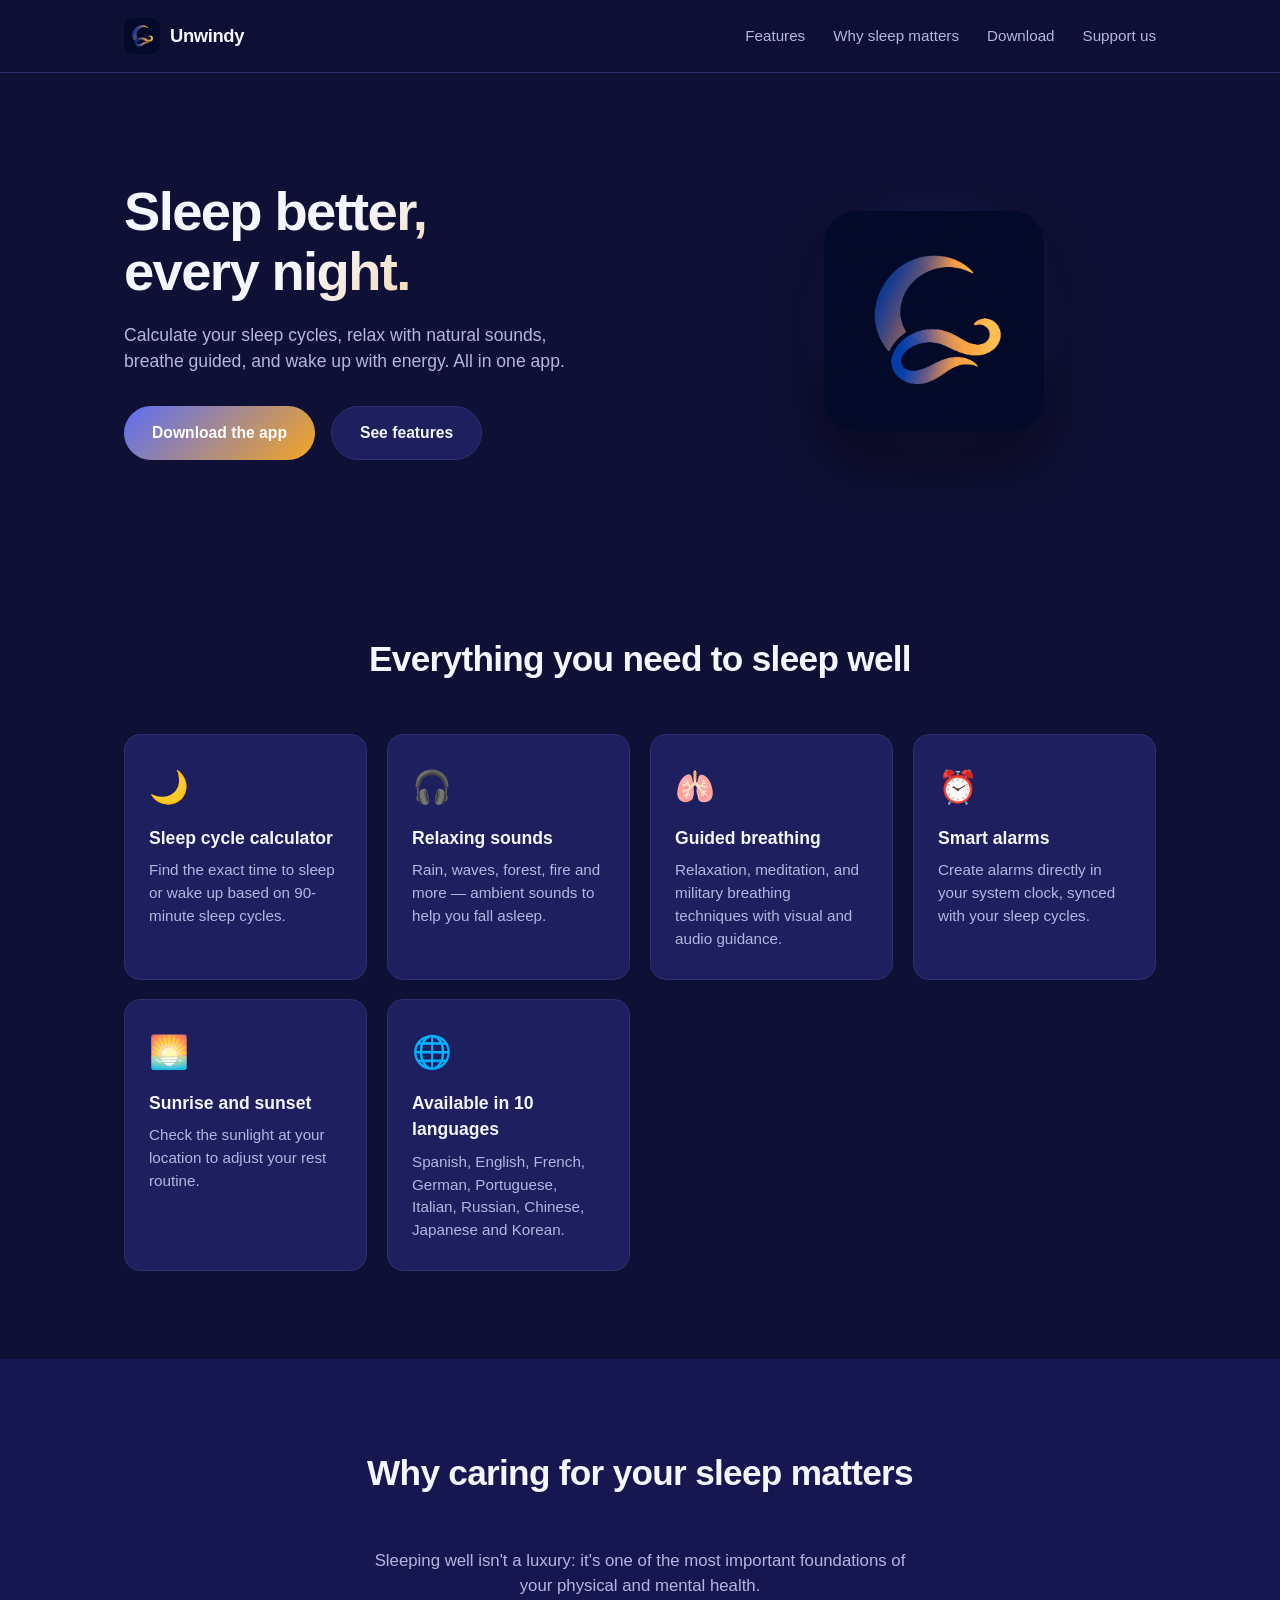
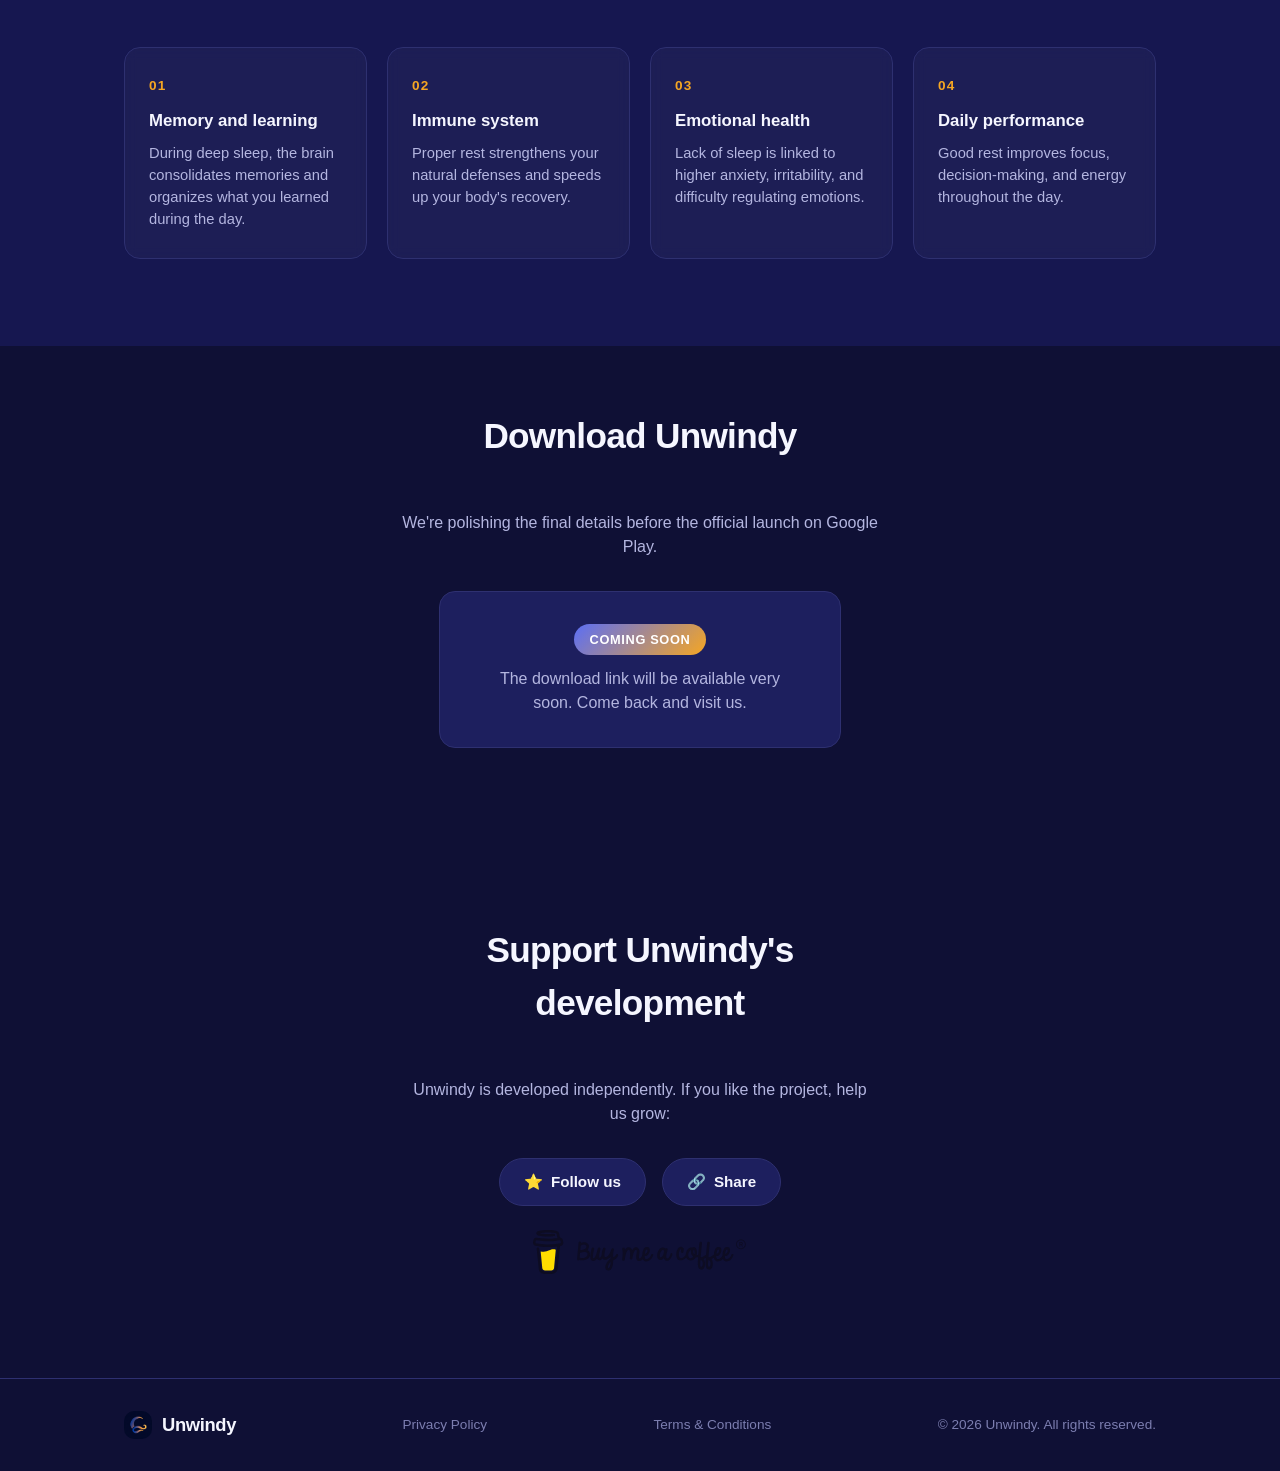
<file: index.html>
<!DOCTYPE html>
<html lang="es">
<head>
  <meta charset="UTF-8" />
  <meta name="viewport" content="width=device-width, initial-scale=1.0" />
  <title>Unwindy — Duerme mejor cada noche</title>
  <meta name="description" content="Unwindy: calculadora de ciclos de sueño, sonidos relajantes, respiración guiada y alarmas inteligentes. Próximamente en Google Play." />
  <link rel="icon" type="image/png" href="assets/logo.png" />
  <link rel="stylesheet" href="styles.css" />
</head>
<body>

  <header class="header">
    <div class="container header-inner">
      <div class="brand">
        <img src="assets/logo.png" alt="Unwindy" class="brand-logo" />
        <span class="brand-name">Unwindy</span>
      </div>
      <nav class="nav">
        <a href="#features" data-i18n="navFeatures">Funciones</a>
        <a href="#why-sleep" data-i18n="navWhySleep">Por qué dormir bien</a>
        <a href="#download" data-i18n="navDownload">Descargar</a>
        <a href="#support" data-i18n="navSupport">Apóyanos</a>
      </nav>
    </div>
  </header>

  <main>
    <section class="hero">
      <div class="container hero-inner">
        <div class="hero-text reveal">
          <h1 data-i18n="heroTitle">Duerme mejor,<br />cada noche.</h1>
          <p class="hero-subtitle" data-i18n="heroSubtitle">
            Calcula tus ciclos de sueño, relájate con sonidos naturales,
            respira guiado y despierta con energía. Todo en una sola app.
          </p>
          <div class="hero-actions">
            <a href="#download" class="btn btn-primary" data-i18n="heroBtnDownload">Descargar la app</a>
            <a href="#features" class="btn btn-secondary" data-i18n="heroBtnFeatures">Ver funciones</a>
          </div>
        </div>
        <div class="hero-art reveal" aria-hidden="true">
          <div class="moon-glow"></div>
          <img src="assets/logo.png" alt="" class="hero-logo float" />
        </div>
      </div>
    </section>

    <section id="features" class="features">
      <div class="container">
        <h2 class="section-title reveal" data-i18n="featuresTitle">Todo lo que necesitas para dormir bien</h2>
        <div class="features-grid">
          <article class="feature-card reveal">
            <div class="feature-icon">🌙</div>
            <h3 data-i18n="featureCyclesTitle">Calculadora de ciclos</h3>
            <p data-i18n="featureCyclesText">Descubre la hora exacta para dormir o despertar según ciclos de sueño de 90 minutos.</p>
          </article>
          <article class="feature-card reveal">
            <div class="feature-icon">🎧</div>
            <h3 data-i18n="featureSoundsTitle">Sonidos relajantes</h3>
            <p data-i18n="featureSoundsText">Lluvia, olas, bosque, fuego y más — sonidos ambientales para conciliar el sueño.</p>
          </article>
          <article class="feature-card reveal">
            <div class="feature-icon">🫁</div>
            <h3 data-i18n="featureBreathTitle">Respiración guiada</h3>
            <p data-i18n="featureBreathText">Técnicas de relajación, meditación y respiración militar con guía visual y sonora.</p>
          </article>
          <article class="feature-card reveal">
            <div class="feature-icon">⏰</div>
            <h3 data-i18n="featureAlarmsTitle">Alarmas inteligentes</h3>
            <p data-i18n="featureAlarmsText">Crea alarmas directamente en el reloj de tu sistema, sincronizadas con tus ciclos.</p>
          </article>
          <article class="feature-card reveal">
            <div class="feature-icon">🌅</div>
            <h3 data-i18n="featureSunTitle">Amanecer y atardecer</h3>
            <p data-i18n="featureSunText">Consulta la luz solar de tu ubicación para ajustar tu rutina de descanso.</p>
          </article>
          <article class="feature-card reveal">
            <div class="feature-icon">🌐</div>
            <h3 data-i18n="featureLangTitle">Disponible en 10 idiomas</h3>
            <p data-i18n="featureLangText">Español, inglés, francés, alemán, portugués, italiano, ruso, chino, japonés y coreano.</p>
          </article>
        </div>
      </div>
    </section>

    <section id="why-sleep" class="why-sleep">
      <div class="container">
        <h2 class="section-title reveal" data-i18n="whyTitle">Por qué cuidar tu sueño importa</h2>
        <p class="why-intro reveal" data-i18n="whyIntro">
          Dormir bien no es un lujo: es una de las bases más importantes de tu salud física y mental.
        </p>
        <div class="why-grid">
          <article class="why-card reveal">
            <span class="why-number">01</span>
            <h3 data-i18n="whyItem1Title">Memoria y aprendizaje</h3>
            <p data-i18n="whyItem1Text">Durante el sueño profundo, el cerebro consolida recuerdos y organiza lo aprendido durante el día.</p>
          </article>
          <article class="why-card reveal">
            <span class="why-number">02</span>
            <h3 data-i18n="whyItem2Title">Sistema inmune</h3>
            <p data-i18n="whyItem2Text">El descanso adecuado fortalece tus defensas naturales y acelera la recuperación del cuerpo.</p>
          </article>
          <article class="why-card reveal">
            <span class="why-number">03</span>
            <h3 data-i18n="whyItem3Title">Salud emocional</h3>
            <p data-i18n="whyItem3Text">La falta de sueño se asocia con mayor ansiedad, irritabilidad y dificultad para regular emociones.</p>
          </article>
          <article class="why-card reveal">
            <span class="why-number">04</span>
            <h3 data-i18n="whyItem4Title">Rendimiento diario</h3>
            <p data-i18n="whyItem4Text">Un buen descanso mejora la concentración, la toma de decisiones y la energía a lo largo del día.</p>
          </article>
        </div>
      </div>
    </section>

    <section id="download" class="download">
      <div class="container download-inner">
        <h2 class="section-title reveal" data-i18n="downloadTitle">Descarga Unwindy</h2>
        <p class="download-note reveal" data-i18n="downloadNote">
          Estamos afinando los últimos detalles antes del lanzamiento oficial en Google Play.
        </p>
        <div class="download-card reveal">
          <span class="download-badge" data-i18n="downloadBadge">Próximamente</span>
          <p data-i18n="downloadCardText">El enlace de descarga estará disponible muy pronto. Vuelve a visitarnos.</p>
        </div>
      </div>
    </section>

    <section id="support" class="support">
      <div class="container support-inner reveal">
        <h2 class="section-title" data-i18n="supportTitle">Apoya el desarrollo de Unwindy</h2>
        <p class="support-text" data-i18n="supportText">Unwindy es desarrollado de forma independiente. Si te gusta el proyecto, ayúdanos a crecer:</p>
        <div class="support-actions">
          <a href="https://github.com/Kuantis" target="_blank" rel="noopener" class="support-btn">
            <span class="support-btn-icon">⭐</span>
            <span data-i18n="supportFollow">Síguenos</span>
          </a>
          <button type="button" class="support-btn" id="share-btn">
            <span class="support-btn-icon">🔗</span>
            <span data-i18n="supportShare">Compartir</span>
          </button>
        </div>
        <a
          href="https://www.buymeacoffee.com/kuantis.dev"
          target="_blank"
          rel="noopener"
          class="bmc-link"
        >
          <img src="assets/bmc-logo.svg" alt="Buy Me a Coffee" class="bmc-logo" />
        </a>
      </div>
    </section>
  </main>

  <footer class="footer">
    <div class="container footer-inner">
      <div class="brand">
        <img src="assets/logo.png" alt="Unwindy" class="brand-logo brand-logo-small" />
        <span class="brand-name">Unwindy</span>
      </div>
      <a href="privacy.html" class="footer-link">Privacy Policy</a>
      <a href="terms.html" class="footer-link">Terms &amp; Conditions</a>
      <p class="footer-copy">&copy; <span id="year"></span> Unwindy. <span data-i18n="footerRights">Todos los derechos reservados.</span></p>
    </div>
  </footer>

  <script src="translations.js"></script>
  <script src="script.js"></script>
</body>
</html>
</file>
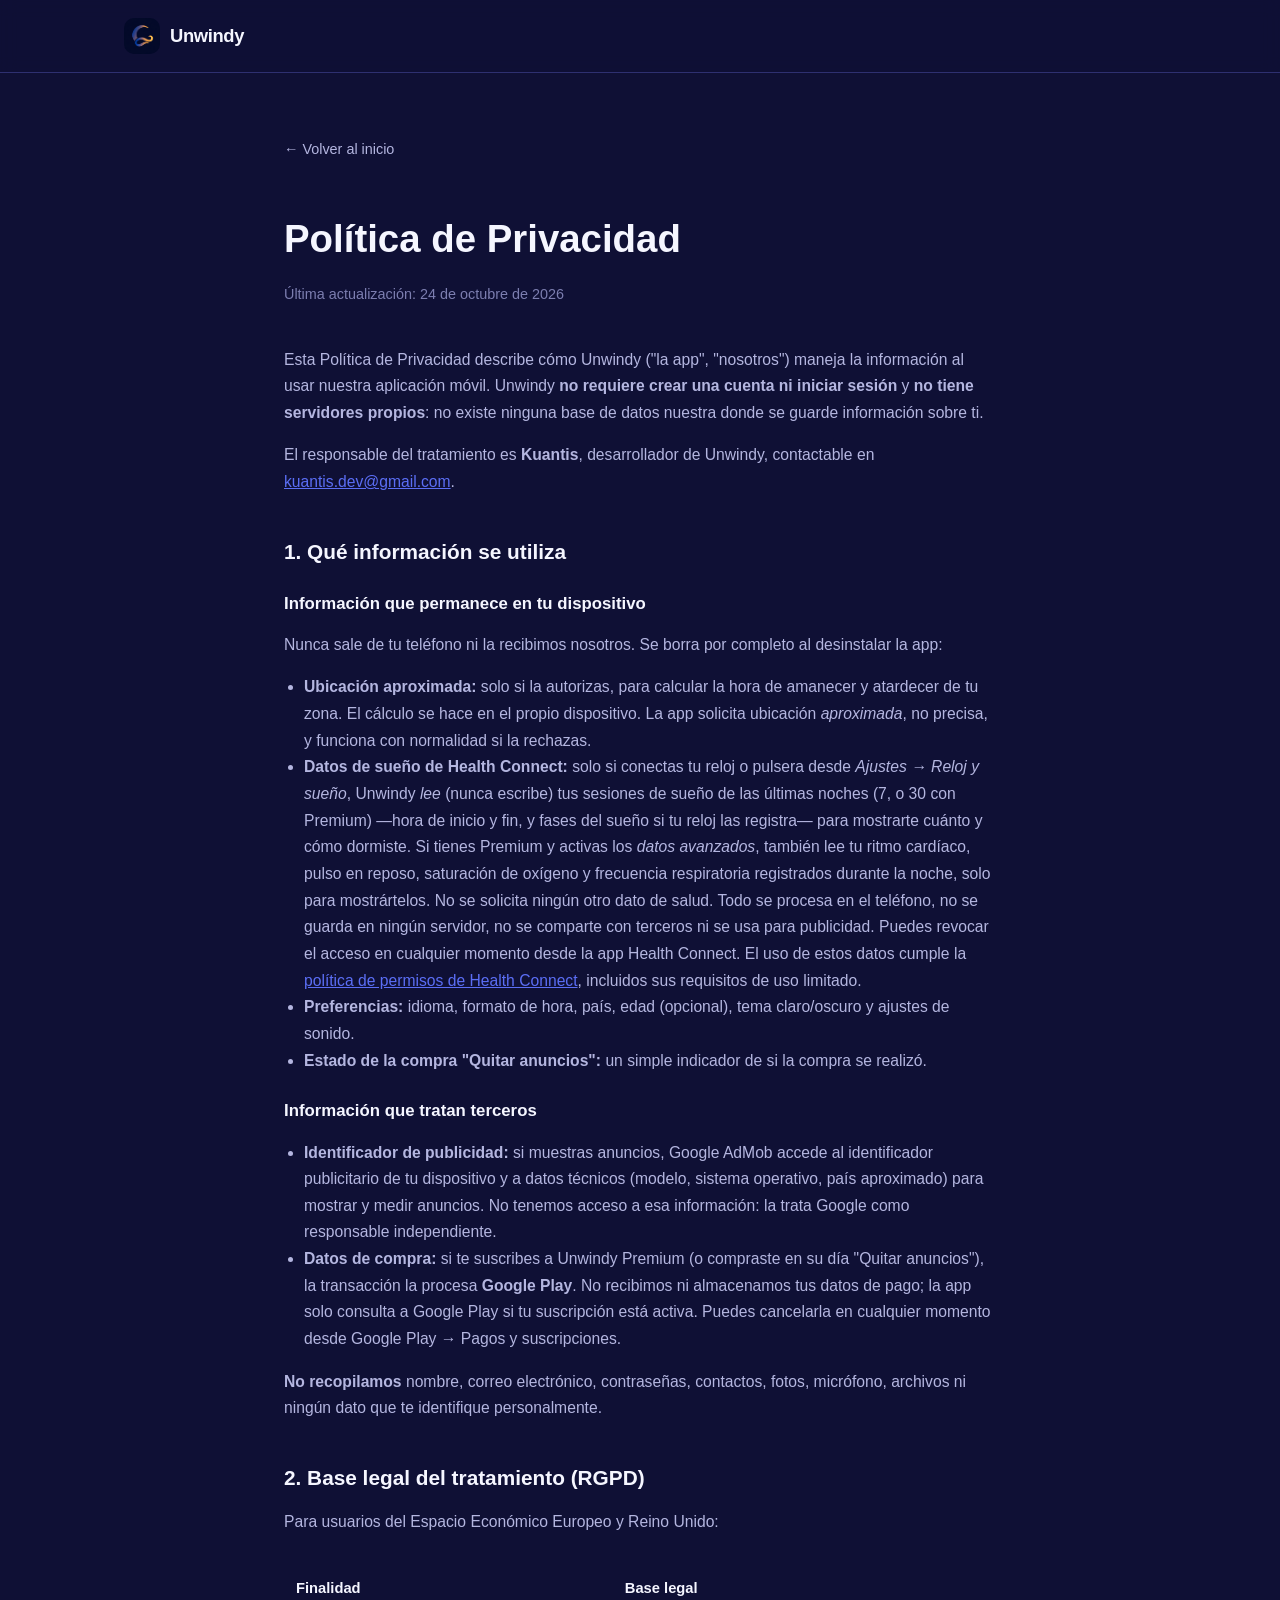
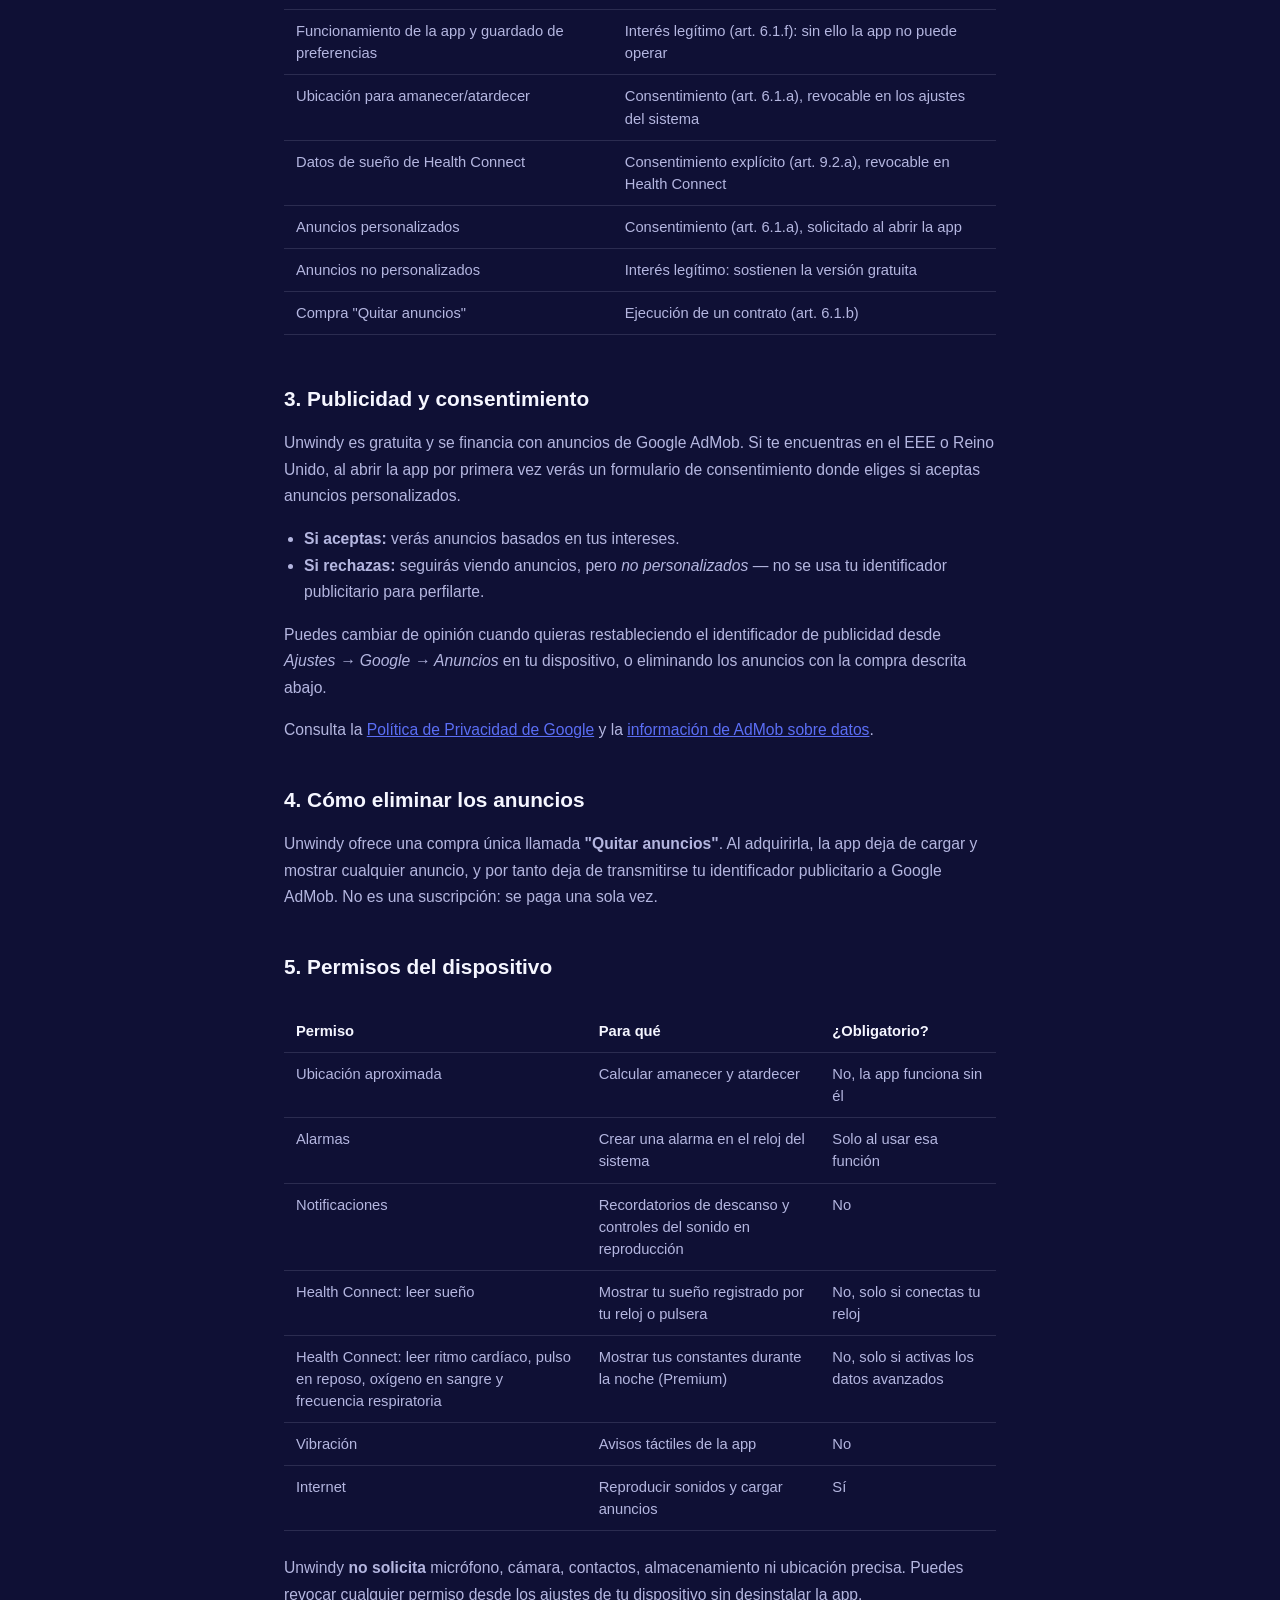
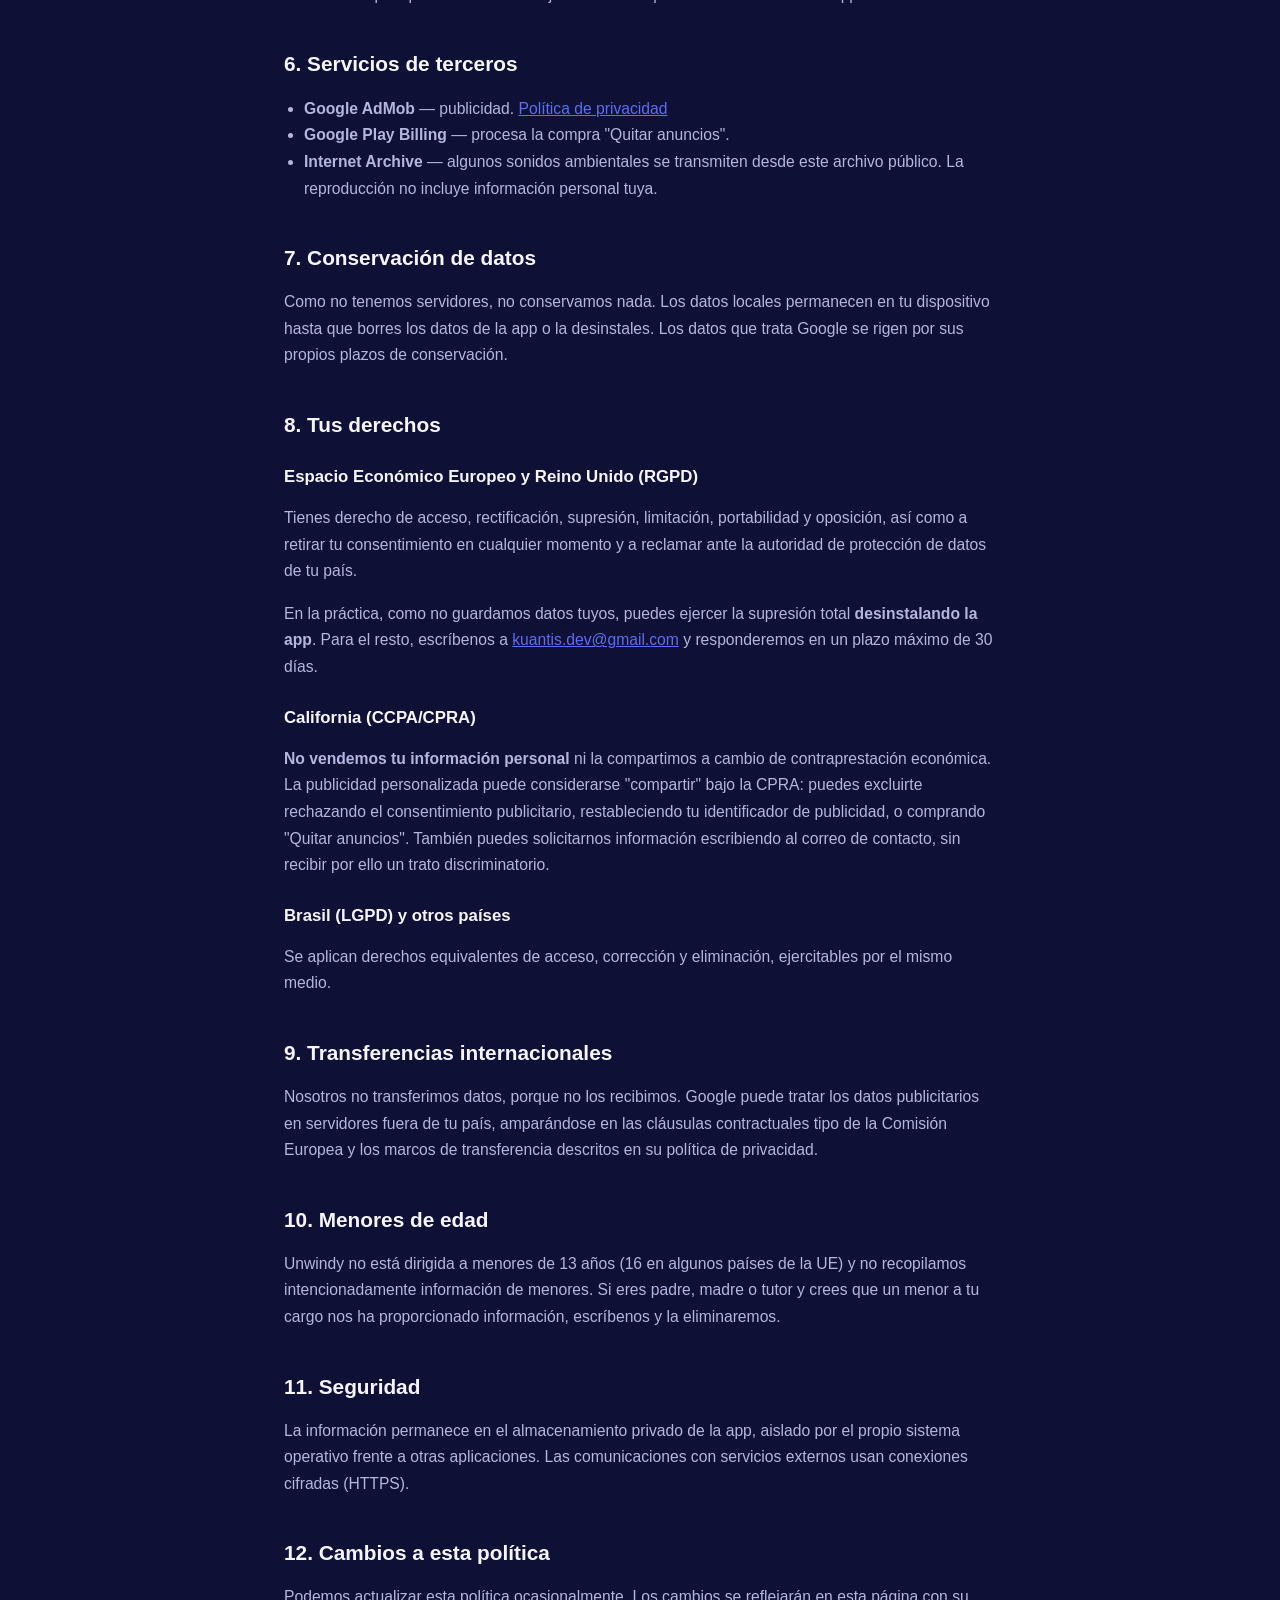
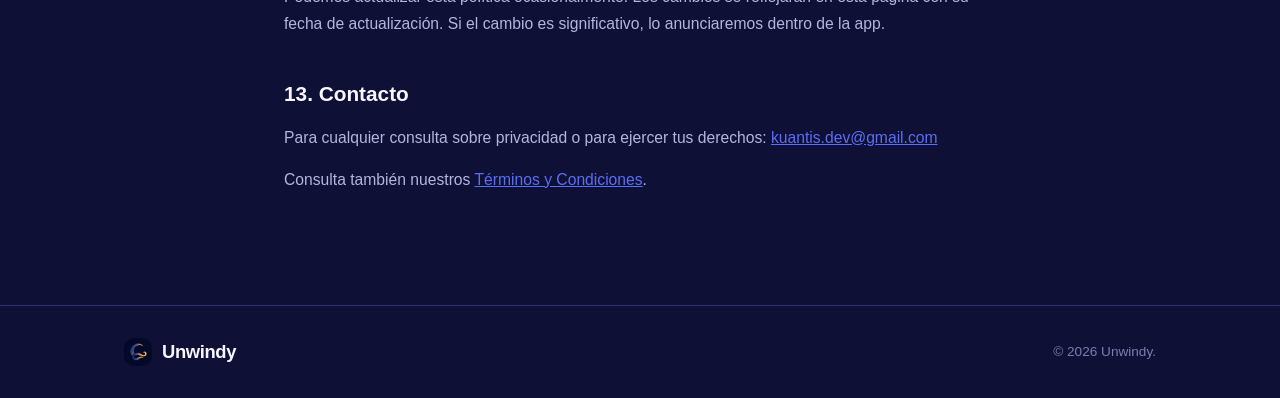
<file: privacy.html>
<!DOCTYPE html>
<html lang="es">
<head>
  <meta charset="UTF-8" />
  <meta name="viewport" content="width=device-width, initial-scale=1.0" />
  <title>Política de Privacidad — Unwindy</title>
  <meta name="description" content="Política de privacidad de la app Unwindy." />
  <link rel="icon" type="image/png" href="assets/logo.png" />
  <link rel="stylesheet" href="styles.css" />
  <style>
    .legal {
      max-width: 760px;
      margin: 0 auto;
      padding: 64px 24px 96px;
    }
    .legal h1 {
      font-size: clamp(1.8rem, 4vw, 2.4rem);
      margin-bottom: 8px;
    }
    .legal .updated {
      color: var(--text-muted);
      font-size: 0.9rem;
      margin-bottom: 40px;
    }
    .legal h2 {
      font-size: 1.3rem;
      margin-top: 40px;
      margin-bottom: 12px;
      color: var(--text-primary);
    }
    .legal h3 {
      font-size: 1.05rem;
      margin-top: 24px;
      margin-bottom: 8px;
      color: var(--text-primary);
    }
    .legal p, .legal li {
      color: var(--text-secondary);
      font-size: 0.98rem;
      line-height: 1.7;
    }
    .legal ul {
      padding-left: 20px;
    }
    .legal a.inline-link {
      color: var(--accent-blue);
      text-decoration: underline;
    }
    .back-link {
      display: inline-block;
      margin-bottom: 24px;
      color: var(--text-secondary);
      font-size: 0.9rem;
    }
    .back-link:hover {
      color: var(--text-primary);
    }
    .legal table {
      width: 100%;
      border-collapse: collapse;
      margin: 16px 0 8px;
      font-size: 0.92rem;
    }
    .legal th, .legal td {
      text-align: left;
      padding: 10px 12px;
      border-bottom: 1px solid rgba(128, 128, 160, 0.25);
      color: var(--text-secondary);
      vertical-align: top;
    }
    .legal th {
      color: var(--text-primary);
      font-weight: 600;
    }
    .legal .table-wrap {
      overflow-x: auto;
    }
  </style>
</head>
<body>

  <header class="header">
    <div class="container header-inner">
      <a href="index.html" class="brand">
        <img src="assets/logo.png" alt="Unwindy" class="brand-logo" />
        <span class="brand-name">Unwindy</span>
      </a>
    </div>
  </header>

  <main>
    <div class="legal">
      <a href="index.html" class="back-link">← Volver al inicio</a>
      <h1>Política de Privacidad</h1>
      <p class="updated">Última actualización: 24 de octubre de 2026</p>

      <p>
        Esta Política de Privacidad describe cómo Unwindy ("la app", "nosotros")
        maneja la información al usar nuestra aplicación móvil. Unwindy
        <strong>no requiere crear una cuenta ni iniciar sesión</strong> y
        <strong>no tiene servidores propios</strong>: no existe ninguna base de
        datos nuestra donde se guarde información sobre ti.
      </p>
      <p>
        El responsable del tratamiento es <strong>Kuantis</strong>, desarrollador
        de Unwindy, contactable en
        <a class="inline-link" href="mailto:kuantis.dev@gmail.com">kuantis.dev@gmail.com</a>.
      </p>

      <h2>1. Qué información se utiliza</h2>

      <h3>Información que permanece en tu dispositivo</h3>
      <p>
        Nunca sale de tu teléfono ni la recibimos nosotros. Se borra por completo
        al desinstalar la app:
      </p>
      <ul>
        <li>
          <strong>Ubicación aproximada:</strong> solo si la autorizas, para
          calcular la hora de amanecer y atardecer de tu zona. El cálculo se hace
          en el propio dispositivo. La app solicita ubicación
          <em>aproximada</em>, no precisa, y funciona con normalidad si la
          rechazas.
        </li>
        <li>
          <strong>Datos de sueño de Health Connect:</strong> solo si conectas tu
          reloj o pulsera desde <em>Ajustes → Reloj y sueño</em>, Unwindy
          <em>lee</em> (nunca escribe) tus sesiones de sueño de las últimas
          noches (7, o 30 con Premium) —hora de inicio y fin, y fases del sueño
          si tu reloj las registra— para mostrarte cuánto y cómo dormiste. Si
          tienes Premium y activas los <em>datos avanzados</em>, también lee tu
          ritmo cardíaco, pulso en reposo, saturación de oxígeno y frecuencia
          respiratoria registrados durante la noche, solo para mostrártelos. No
          se solicita ningún otro dato de salud. Todo se procesa en el teléfono,
          no se guarda en ningún servidor, no se comparte con terceros ni se usa
          para publicidad. Puedes revocar el acceso en cualquier momento desde la app
          Health Connect. El uso de estos datos cumple la
          <a class="inline-link" href="https://support.google.com/googleplay/android-developer/answer/12991134" target="_blank" rel="noopener">política de permisos de Health Connect</a>,
          incluidos sus requisitos de uso limitado.
        </li>
        <li>
          <strong>Preferencias:</strong> idioma, formato de hora, país, edad
          (opcional), tema claro/oscuro y ajustes de sonido.
        </li>
        <li>
          <strong>Estado de la compra "Quitar anuncios":</strong> un simple
          indicador de si la compra se realizó.
        </li>
      </ul>

      <h3>Información que tratan terceros</h3>
      <ul>
        <li>
          <strong>Identificador de publicidad:</strong> si muestras anuncios,
          Google AdMob accede al identificador publicitario de tu dispositivo y a
          datos técnicos (modelo, sistema operativo, país aproximado) para
          mostrar y medir anuncios. No tenemos acceso a esa información: la trata
          Google como responsable independiente.
        </li>
        <li>
          <strong>Datos de compra:</strong> si te suscribes a Unwindy Premium
          (o compraste en su día "Quitar anuncios"), la transacción la procesa
          <strong>Google Play</strong>. No recibimos ni almacenamos tus datos de
          pago; la app solo consulta a Google Play si tu suscripción está activa.
          Puedes cancelarla en cualquier momento desde Google Play →
          Pagos y suscripciones.
        </li>
      </ul>

      <p>
        <strong>No recopilamos</strong> nombre, correo electrónico, contraseñas,
        contactos, fotos, micrófono, archivos ni ningún dato que te identifique
        personalmente.
      </p>

      <h2>2. Base legal del tratamiento (RGPD)</h2>
      <p>Para usuarios del Espacio Económico Europeo y Reino Unido:</p>
      <div class="table-wrap">
        <table>
          <thead>
            <tr><th>Finalidad</th><th>Base legal</th></tr>
          </thead>
          <tbody>
            <tr>
              <td>Funcionamiento de la app y guardado de preferencias</td>
              <td>Interés legítimo (art. 6.1.f): sin ello la app no puede operar</td>
            </tr>
            <tr>
              <td>Ubicación para amanecer/atardecer</td>
              <td>Consentimiento (art. 6.1.a), revocable en los ajustes del sistema</td>
            </tr>
            <tr>
              <td>Datos de sueño de Health Connect</td>
              <td>Consentimiento explícito (art. 9.2.a), revocable en Health Connect</td>
            </tr>
            <tr>
              <td>Anuncios personalizados</td>
              <td>Consentimiento (art. 6.1.a), solicitado al abrir la app</td>
            </tr>
            <tr>
              <td>Anuncios no personalizados</td>
              <td>Interés legítimo: sostienen la versión gratuita</td>
            </tr>
            <tr>
              <td>Compra "Quitar anuncios"</td>
              <td>Ejecución de un contrato (art. 6.1.b)</td>
            </tr>
          </tbody>
        </table>
      </div>

      <h2>3. Publicidad y consentimiento</h2>
      <p>
        Unwindy es gratuita y se financia con anuncios de Google AdMob. Si te
        encuentras en el EEE o Reino Unido, al abrir la app por primera vez verás
        un formulario de consentimiento donde eliges si aceptas anuncios
        personalizados.
      </p>
      <ul>
        <li><strong>Si aceptas:</strong> verás anuncios basados en tus intereses.</li>
        <li>
          <strong>Si rechazas:</strong> seguirás viendo anuncios, pero
          <em>no personalizados</em> — no se usa tu identificador publicitario
          para perfilarte.
        </li>
      </ul>
      <p>
        Puedes cambiar de opinión cuando quieras restableciendo el identificador
        de publicidad desde <em>Ajustes → Google → Anuncios</em> en tu
        dispositivo, o eliminando los anuncios con la compra descrita abajo.
      </p>
      <p>
        Consulta la
        <a class="inline-link" href="https://policies.google.com/privacy" target="_blank" rel="noopener">Política de Privacidad de Google</a>
        y la
        <a class="inline-link" href="https://support.google.com/admob/answer/6128543" target="_blank" rel="noopener">información de AdMob sobre datos</a>.
      </p>

      <h2>4. Cómo eliminar los anuncios</h2>
      <p>
        Unwindy ofrece una compra única llamada <strong>"Quitar anuncios"</strong>.
        Al adquirirla, la app deja de cargar y mostrar cualquier anuncio, y por
        tanto deja de transmitirse tu identificador publicitario a Google AdMob.
        No es una suscripción: se paga una sola vez.
      </p>

      <h2>5. Permisos del dispositivo</h2>
      <div class="table-wrap">
        <table>
          <thead>
            <tr><th>Permiso</th><th>Para qué</th><th>¿Obligatorio?</th></tr>
          </thead>
          <tbody>
            <tr>
              <td>Ubicación aproximada</td>
              <td>Calcular amanecer y atardecer</td>
              <td>No, la app funciona sin él</td>
            </tr>
            <tr>
              <td>Alarmas</td>
              <td>Crear una alarma en el reloj del sistema</td>
              <td>Solo al usar esa función</td>
            </tr>
            <tr>
              <td>Notificaciones</td>
              <td>Recordatorios de descanso y controles del sonido en reproducción</td>
              <td>No</td>
            </tr>
            <tr>
              <td>Health Connect: leer sueño</td>
              <td>Mostrar tu sueño registrado por tu reloj o pulsera</td>
              <td>No, solo si conectas tu reloj</td>
            </tr>
            <tr>
              <td>Health Connect: leer ritmo cardíaco, pulso en reposo, oxígeno en sangre y frecuencia respiratoria</td>
              <td>Mostrar tus constantes durante la noche (Premium)</td>
              <td>No, solo si activas los datos avanzados</td>
            </tr>
            <tr>
              <td>Vibración</td>
              <td>Avisos táctiles de la app</td>
              <td>No</td>
            </tr>
            <tr>
              <td>Internet</td>
              <td>Reproducir sonidos y cargar anuncios</td>
              <td>Sí</td>
            </tr>
          </tbody>
        </table>
      </div>
      <p>
        Unwindy <strong>no solicita</strong> micrófono, cámara, contactos,
        almacenamiento ni ubicación precisa. Puedes revocar cualquier permiso
        desde los ajustes de tu dispositivo sin desinstalar la app.
      </p>

      <h2>6. Servicios de terceros</h2>
      <ul>
        <li>
          <strong>Google AdMob</strong> — publicidad.
          <a class="inline-link" href="https://policies.google.com/privacy" target="_blank" rel="noopener">Política de privacidad</a>
        </li>
        <li>
          <strong>Google Play Billing</strong> — procesa la compra "Quitar anuncios".
        </li>
        <li>
          <strong>Internet Archive</strong> — algunos sonidos ambientales se
          transmiten desde este archivo público. La reproducción no incluye
          información personal tuya.
        </li>
      </ul>

      <h2>7. Conservación de datos</h2>
      <p>
        Como no tenemos servidores, no conservamos nada. Los datos locales
        permanecen en tu dispositivo hasta que borres los datos de la app o la
        desinstales. Los datos que trata Google se rigen por sus propios plazos
        de conservación.
      </p>

      <h2>8. Tus derechos</h2>

      <h3>Espacio Económico Europeo y Reino Unido (RGPD)</h3>
      <p>
        Tienes derecho de acceso, rectificación, supresión, limitación,
        portabilidad y oposición, así como a retirar tu consentimiento en
        cualquier momento y a reclamar ante la autoridad de protección de datos
        de tu país.
      </p>
      <p>
        En la práctica, como no guardamos datos tuyos, puedes ejercer la
        supresión total <strong>desinstalando la app</strong>. Para el resto,
        escríbenos a
        <a class="inline-link" href="mailto:kuantis.dev@gmail.com">kuantis.dev@gmail.com</a>
        y responderemos en un plazo máximo de 30 días.
      </p>

      <h3>California (CCPA/CPRA)</h3>
      <p>
        <strong>No vendemos tu información personal</strong> ni la compartimos a
        cambio de contraprestación económica. La publicidad personalizada puede
        considerarse "compartir" bajo la CPRA: puedes excluirte rechazando el
        consentimiento publicitario, restableciendo tu identificador de
        publicidad, o comprando "Quitar anuncios". También puedes solicitarnos
        información escribiendo al correo de contacto, sin recibir por ello un
        trato discriminatorio.
      </p>

      <h3>Brasil (LGPD) y otros países</h3>
      <p>
        Se aplican derechos equivalentes de acceso, corrección y eliminación,
        ejercitables por el mismo medio.
      </p>

      <h2>9. Transferencias internacionales</h2>
      <p>
        Nosotros no transferimos datos, porque no los recibimos. Google puede
        tratar los datos publicitarios en servidores fuera de tu país, amparándose
        en las cláusulas contractuales tipo de la Comisión Europea y los marcos
        de transferencia descritos en su política de privacidad.
      </p>

      <h2>10. Menores de edad</h2>
      <p>
        Unwindy no está dirigida a menores de 13 años (16 en algunos países de la
        UE) y no recopilamos intencionadamente información de menores. Si eres
        padre, madre o tutor y crees que un menor a tu cargo nos ha proporcionado
        información, escríbenos y la eliminaremos.
      </p>

      <h2>11. Seguridad</h2>
      <p>
        La información permanece en el almacenamiento privado de la app, aislado
        por el propio sistema operativo frente a otras aplicaciones. Las
        comunicaciones con servicios externos usan conexiones cifradas (HTTPS).
      </p>

      <h2>12. Cambios a esta política</h2>
      <p>
        Podemos actualizar esta política ocasionalmente. Los cambios se reflejarán
        en esta página con su fecha de actualización. Si el cambio es
        significativo, lo anunciaremos dentro de la app.
      </p>

      <h2>13. Contacto</h2>
      <p>
        Para cualquier consulta sobre privacidad o para ejercer tus derechos:
        <a class="inline-link" href="mailto:kuantis.dev@gmail.com">kuantis.dev@gmail.com</a>
      </p>
      <p>
        Consulta también nuestros
        <a class="inline-link" href="terms.html">Términos y Condiciones</a>.
      </p>
    </div>
  </main>

  <footer class="footer">
    <div class="container footer-inner">
      <div class="brand">
        <img src="assets/logo.png" alt="Unwindy" class="brand-logo brand-logo-small" />
        <span class="brand-name">Unwindy</span>
      </div>
      <p class="footer-copy">&copy; <span id="year"></span> Unwindy.</p>
    </div>
  </footer>

  <script>document.getElementById('year').textContent = new Date().getFullYear();</script>
</body>
</html>
</file>
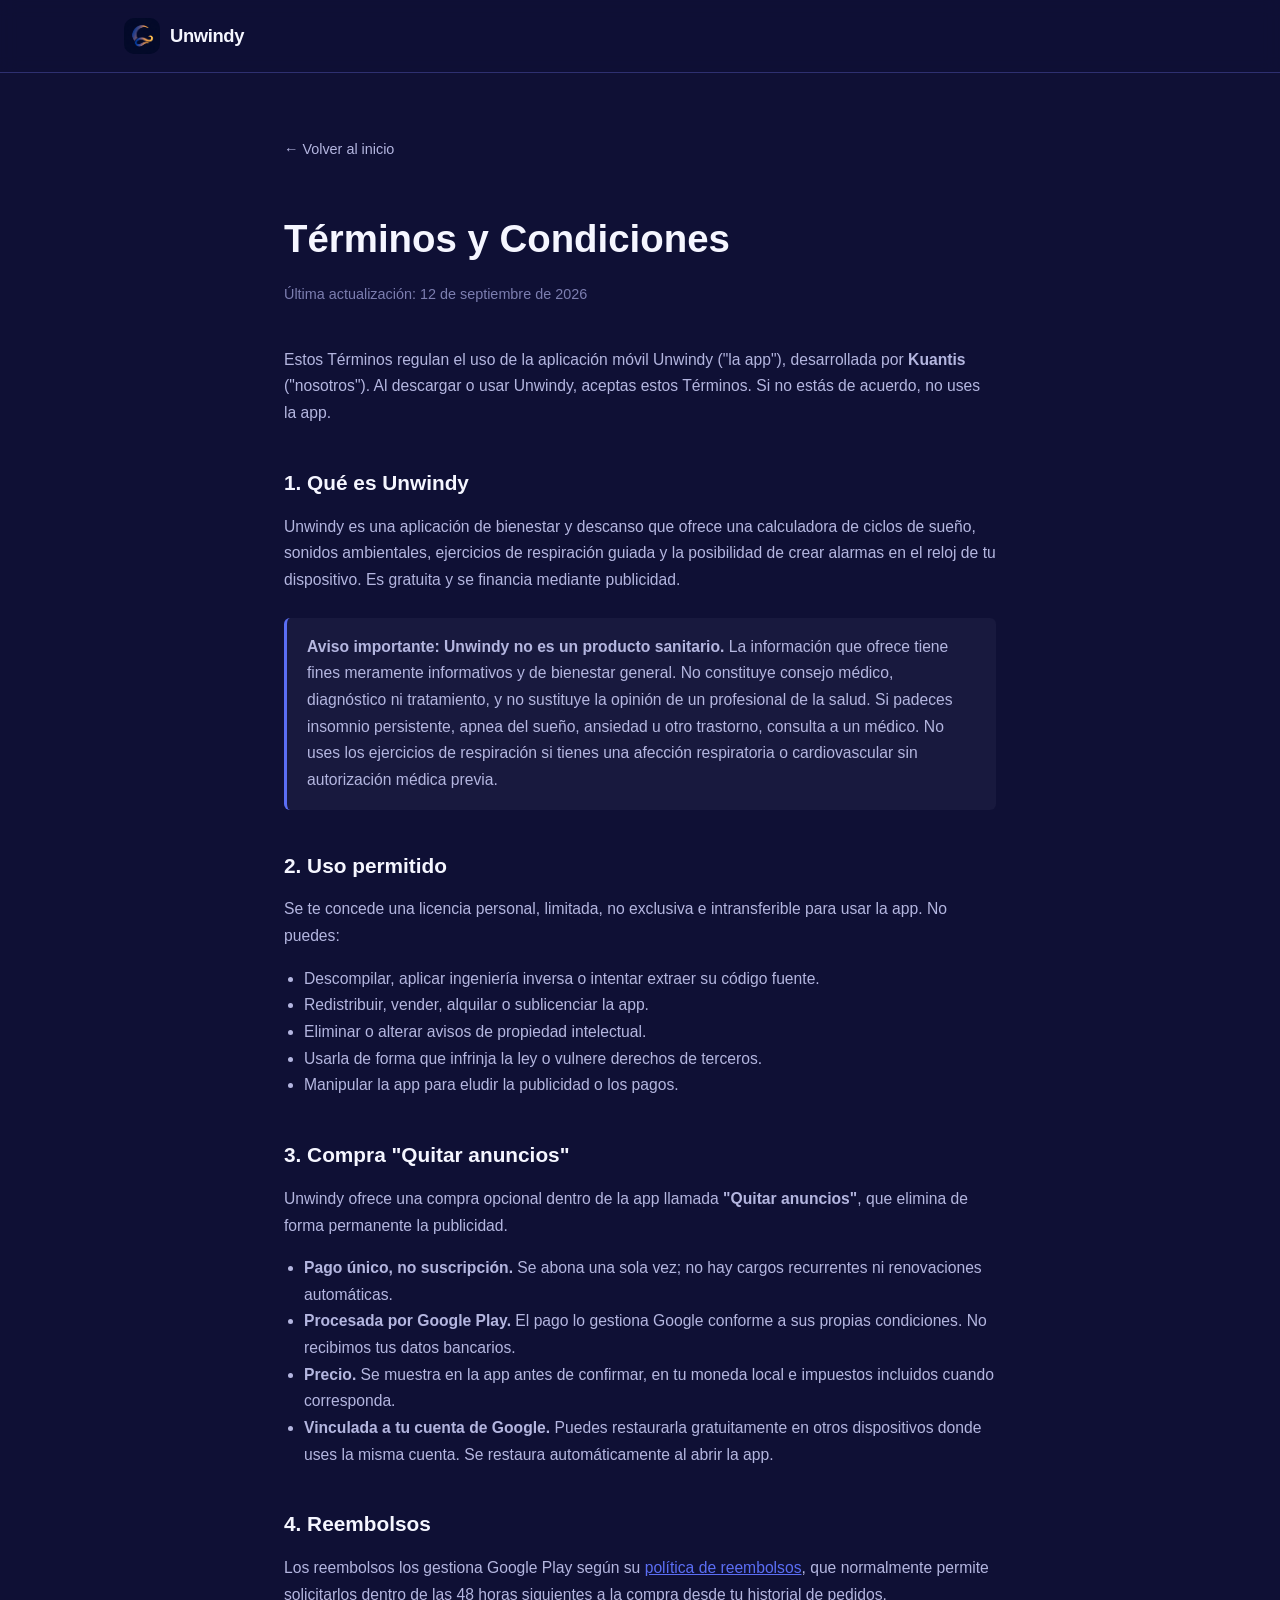
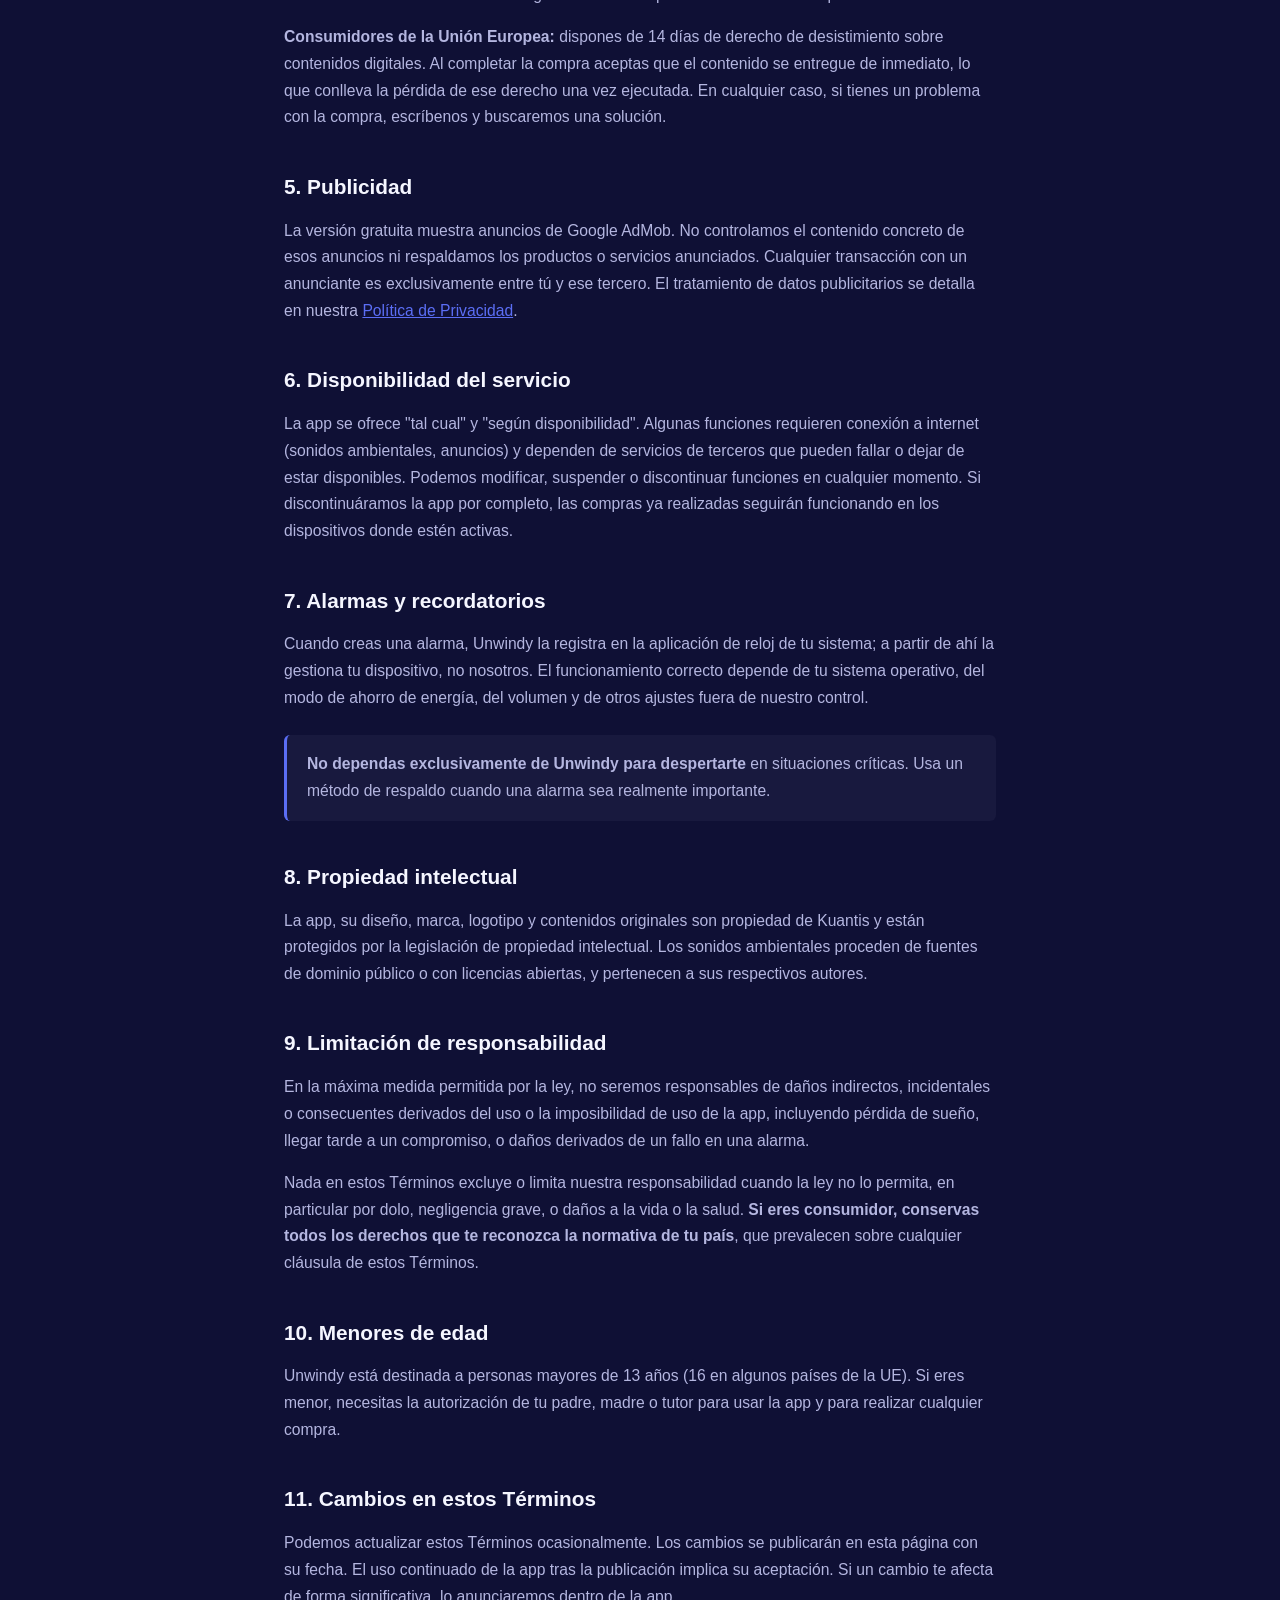
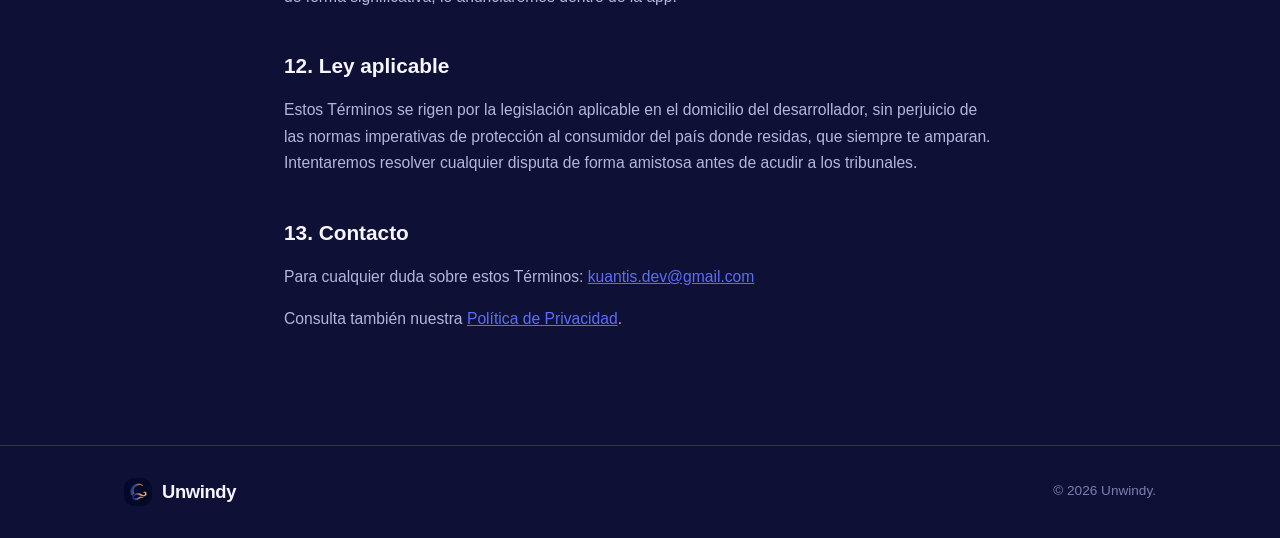
<file: terms.html>
<!DOCTYPE html>
<html lang="es">
<head>
  <meta charset="UTF-8" />
  <meta name="viewport" content="width=device-width, initial-scale=1.0" />
  <title>Términos y Condiciones — Unwindy</title>
  <meta name="description" content="Términos y condiciones de uso de la app Unwindy." />
  <link rel="icon" type="image/png" href="assets/logo.png" />
  <link rel="stylesheet" href="styles.css" />
  <style>
    .legal {
      max-width: 760px;
      margin: 0 auto;
      padding: 64px 24px 96px;
    }
    .legal h1 {
      font-size: clamp(1.8rem, 4vw, 2.4rem);
      margin-bottom: 8px;
    }
    .legal .updated {
      color: var(--text-muted);
      font-size: 0.9rem;
      margin-bottom: 40px;
    }
    .legal h2 {
      font-size: 1.3rem;
      margin-top: 40px;
      margin-bottom: 12px;
      color: var(--text-primary);
    }
    .legal p, .legal li {
      color: var(--text-secondary);
      font-size: 0.98rem;
      line-height: 1.7;
    }
    .legal ul {
      padding-left: 20px;
    }
    .legal a.inline-link {
      color: var(--accent-blue);
      text-decoration: underline;
    }
    .back-link {
      display: inline-block;
      margin-bottom: 24px;
      color: var(--text-secondary);
      font-size: 0.9rem;
    }
    .back-link:hover {
      color: var(--text-primary);
    }
    .legal .callout {
      border-left: 3px solid var(--accent-blue);
      background: rgba(128, 128, 160, 0.08);
      padding: 16px 20px;
      border-radius: 6px;
      margin: 24px 0;
    }
    .legal .callout p {
      margin: 0;
    }
  </style>
</head>
<body>

  <header class="header">
    <div class="container header-inner">
      <a href="index.html" class="brand">
        <img src="assets/logo.png" alt="Unwindy" class="brand-logo" />
        <span class="brand-name">Unwindy</span>
      </a>
    </div>
  </header>

  <main>
    <div class="legal">
      <a href="index.html" class="back-link">← Volver al inicio</a>
      <h1>Términos y Condiciones</h1>
      <p class="updated">Última actualización: 12 de septiembre de 2026</p>

      <p>
        Estos Términos regulan el uso de la aplicación móvil Unwindy ("la app"),
        desarrollada por <strong>Kuantis</strong> ("nosotros"). Al descargar o
        usar Unwindy, aceptas estos Términos. Si no estás de acuerdo, no uses la
        app.
      </p>

      <h2>1. Qué es Unwindy</h2>
      <p>
        Unwindy es una aplicación de bienestar y descanso que ofrece una
        calculadora de ciclos de sueño, sonidos ambientales, ejercicios de
        respiración guiada y la posibilidad de crear alarmas en el reloj de tu
        dispositivo. Es gratuita y se financia mediante publicidad.
      </p>

      <div class="callout">
        <p>
          <strong>Aviso importante: Unwindy no es un producto sanitario.</strong>
          La información que ofrece tiene fines meramente informativos y de
          bienestar general. No constituye consejo médico, diagnóstico ni
          tratamiento, y no sustituye la opinión de un profesional de la salud.
          Si padeces insomnio persistente, apnea del sueño, ansiedad u otro
          trastorno, consulta a un médico. No uses los ejercicios de respiración
          si tienes una afección respiratoria o cardiovascular sin autorización
          médica previa.
        </p>
      </div>

      <h2>2. Uso permitido</h2>
      <p>Se te concede una licencia personal, limitada, no exclusiva e intransferible para usar la app. No puedes:</p>
      <ul>
        <li>Descompilar, aplicar ingeniería inversa o intentar extraer su código fuente.</li>
        <li>Redistribuir, vender, alquilar o sublicenciar la app.</li>
        <li>Eliminar o alterar avisos de propiedad intelectual.</li>
        <li>Usarla de forma que infrinja la ley o vulnere derechos de terceros.</li>
        <li>Manipular la app para eludir la publicidad o los pagos.</li>
      </ul>

      <h2>3. Compra "Quitar anuncios"</h2>
      <p>
        Unwindy ofrece una compra opcional dentro de la app llamada
        <strong>"Quitar anuncios"</strong>, que elimina de forma permanente la
        publicidad.
      </p>
      <ul>
        <li>
          <strong>Pago único, no suscripción.</strong> Se abona una sola vez; no
          hay cargos recurrentes ni renovaciones automáticas.
        </li>
        <li>
          <strong>Procesada por Google Play.</strong> El pago lo gestiona Google
          conforme a sus propias condiciones. No recibimos tus datos bancarios.
        </li>
        <li>
          <strong>Precio.</strong> Se muestra en la app antes de confirmar, en tu
          moneda local e impuestos incluidos cuando corresponda.
        </li>
        <li>
          <strong>Vinculada a tu cuenta de Google.</strong> Puedes restaurarla
          gratuitamente en otros dispositivos donde uses la misma cuenta. Se
          restaura automáticamente al abrir la app.
        </li>
      </ul>

      <h2>4. Reembolsos</h2>
      <p>
        Los reembolsos los gestiona Google Play según su
        <a class="inline-link" href="https://support.google.com/googleplay/answer/2479637" target="_blank" rel="noopener">política de reembolsos</a>,
        que normalmente permite solicitarlos dentro de las 48 horas siguientes a
        la compra desde tu historial de pedidos.
      </p>
      <p>
        <strong>Consumidores de la Unión Europea:</strong> dispones de 14 días de
        derecho de desistimiento sobre contenidos digitales. Al completar la
        compra aceptas que el contenido se entregue de inmediato, lo que conlleva
        la pérdida de ese derecho una vez ejecutada. En cualquier caso, si tienes
        un problema con la compra, escríbenos y buscaremos una solución.
      </p>

      <h2>5. Publicidad</h2>
      <p>
        La versión gratuita muestra anuncios de Google AdMob. No controlamos el
        contenido concreto de esos anuncios ni respaldamos los productos o
        servicios anunciados. Cualquier transacción con un anunciante es
        exclusivamente entre tú y ese tercero. El tratamiento de datos
        publicitarios se detalla en nuestra
        <a class="inline-link" href="privacy.html">Política de Privacidad</a>.
      </p>

      <h2>6. Disponibilidad del servicio</h2>
      <p>
        La app se ofrece "tal cual" y "según disponibilidad". Algunas funciones
        requieren conexión a internet (sonidos ambientales, anuncios) y dependen
        de servicios de terceros que pueden fallar o dejar de estar disponibles.
        Podemos modificar, suspender o discontinuar funciones en cualquier
        momento. Si discontinuáramos la app por completo, las compras ya
        realizadas seguirán funcionando en los dispositivos donde estén activas.
      </p>

      <h2>7. Alarmas y recordatorios</h2>
      <p>
        Cuando creas una alarma, Unwindy la registra en la aplicación de reloj de
        tu sistema; a partir de ahí la gestiona tu dispositivo, no nosotros. El
        funcionamiento correcto depende de tu sistema operativo, del modo de
        ahorro de energía, del volumen y de otros ajustes fuera de nuestro
        control.
      </p>
      <div class="callout">
        <p>
          <strong>No dependas exclusivamente de Unwindy para despertarte</strong>
          en situaciones críticas. Usa un método de respaldo cuando una alarma sea
          realmente importante.
        </p>
      </div>

      <h2>8. Propiedad intelectual</h2>
      <p>
        La app, su diseño, marca, logotipo y contenidos originales son propiedad
        de Kuantis y están protegidos por la legislación de propiedad intelectual.
        Los sonidos ambientales proceden de fuentes de dominio público o con
        licencias abiertas, y pertenecen a sus respectivos autores.
      </p>

      <h2>9. Limitación de responsabilidad</h2>
      <p>
        En la máxima medida permitida por la ley, no seremos responsables de
        daños indirectos, incidentales o consecuentes derivados del uso o la
        imposibilidad de uso de la app, incluyendo pérdida de sueño, llegar tarde
        a un compromiso, o daños derivados de un fallo en una alarma.
      </p>
      <p>
        Nada en estos Términos excluye o limita nuestra responsabilidad cuando la
        ley no lo permita, en particular por dolo, negligencia grave, o daños a la
        vida o la salud. <strong>Si eres consumidor, conservas todos los derechos
        que te reconozca la normativa de tu país</strong>, que prevalecen sobre
        cualquier cláusula de estos Términos.
      </p>

      <h2>10. Menores de edad</h2>
      <p>
        Unwindy está destinada a personas mayores de 13 años (16 en algunos países
        de la UE). Si eres menor, necesitas la autorización de tu padre, madre o
        tutor para usar la app y para realizar cualquier compra.
      </p>

      <h2>11. Cambios en estos Términos</h2>
      <p>
        Podemos actualizar estos Términos ocasionalmente. Los cambios se
        publicarán en esta página con su fecha. El uso continuado de la app tras
        la publicación implica su aceptación. Si un cambio te afecta de forma
        significativa, lo anunciaremos dentro de la app.
      </p>

      <h2>12. Ley aplicable</h2>
      <p>
        Estos Términos se rigen por la legislación aplicable en el domicilio del
        desarrollador, sin perjuicio de las normas imperativas de protección al
        consumidor del país donde residas, que siempre te amparan. Intentaremos
        resolver cualquier disputa de forma amistosa antes de acudir a los
        tribunales.
      </p>

      <h2>13. Contacto</h2>
      <p>
        Para cualquier duda sobre estos Términos:
        <a class="inline-link" href="mailto:kuantis.dev@gmail.com">kuantis.dev@gmail.com</a>
      </p>
      <p>
        Consulta también nuestra
        <a class="inline-link" href="privacy.html">Política de Privacidad</a>.
      </p>
    </div>
  </main>

  <footer class="footer">
    <div class="container footer-inner">
      <div class="brand">
        <img src="assets/logo.png" alt="Unwindy" class="brand-logo brand-logo-small" />
        <span class="brand-name">Unwindy</span>
      </div>
      <p class="footer-copy">&copy; <span id="year"></span> Unwindy.</p>
    </div>
  </footer>

  <script>document.getElementById('year').textContent = new Date().getFullYear();</script>
</body>
</html>
</file>
<file: styles.css>
:root {
  --bg: #0F1035;
  --bg-alt: #161750;
  --surface: #1D1F5E;
  --border: #2E3070;
  --text-primary: #F5F6FF;
  --text-secondary: #B4B6E0;
  --text-muted: #7C7EB0;
  --accent-blue: #5B6EF5;
  --accent-orange: #F5A623;
  --radius: 16px;
}

* {
  box-sizing: border-box;
}

body {
  margin: 0;
  font-family: -apple-system, BlinkMacSystemFont, "Segoe UI", Roboto, Helvetica, Arial, sans-serif;
  background: var(--bg);
  color: var(--text-primary);
  line-height: 1.5;
}

.container {
  max-width: 1080px;
  margin: 0 auto;
  padding: 0 24px;
}

a {
  color: inherit;
  text-decoration: none;
}

/* Header */
.header {
  position: sticky;
  top: 0;
  z-index: 10;
  background: rgba(15, 16, 53, 0.85);
  backdrop-filter: blur(8px);
  border-bottom: 1px solid var(--border);
}

.header-inner {
  display: flex;
  align-items: center;
  justify-content: space-between;
  height: 72px;
}

.brand {
  display: flex;
  align-items: center;
  gap: 10px;
}

.brand-logo {
  width: 36px;
  height: 36px;
  border-radius: 10px;
}

.brand-logo-small {
  width: 28px;
  height: 28px;
}

.brand-name {
  font-weight: 700;
  font-size: 1.15rem;
  letter-spacing: -0.02em;
}

.nav {
  display: flex;
  gap: 28px;
}

.nav a {
  color: var(--text-secondary);
  font-size: 0.95rem;
  font-weight: 500;
  transition: color 0.2s ease;
}

.nav a:hover {
  color: var(--text-primary);
}

/* Hero */
.hero {
  padding: 88px 0 64px;
  overflow: hidden;
}

.hero-inner {
  display: grid;
  grid-template-columns: 1.1fr 0.9fr;
  align-items: center;
  gap: 48px;
}

.hero-text h1 {
  font-size: clamp(2.2rem, 5vw, 3.4rem);
  font-weight: 800;
  line-height: 1.1;
  letter-spacing: -0.03em;
  margin: 0 0 20px;
  background: linear-gradient(135deg, var(--text-primary) 40%, var(--accent-orange));
  -webkit-background-clip: text;
  background-clip: text;
  -webkit-text-fill-color: transparent;
}

.hero-subtitle {
  color: var(--text-secondary);
  font-size: 1.1rem;
  max-width: 480px;
  margin: 0 0 32px;
}

.hero-actions {
  display: flex;
  gap: 16px;
  flex-wrap: wrap;
}

.btn {
  display: inline-flex;
  align-items: center;
  justify-content: center;
  padding: 14px 28px;
  border-radius: 999px;
  font-weight: 600;
  font-size: 0.98rem;
  transition: transform 0.15s ease, opacity 0.15s ease;
}

.btn:hover {
  transform: translateY(-2px);
}

.btn-primary {
  background: linear-gradient(135deg, var(--accent-blue), var(--accent-orange));
  color: #fff;
}

.btn-secondary {
  background: var(--surface);
  border: 1px solid var(--border);
  color: var(--text-primary);
}

.hero-art {
  position: relative;
  display: flex;
  align-items: center;
  justify-content: center;
  min-height: 320px;
}

.moon-glow {
  position: absolute;
  width: 280px;
  height: 280px;
  border-radius: 50%;
  background: radial-gradient(circle, rgba(91, 110, 245, 0.35), transparent 70%);
  filter: blur(10px);
}

.hero-logo {
  position: relative;
  width: 220px;
  height: 220px;
  border-radius: 32px;
  box-shadow: 0 30px 60px rgba(0, 0, 0, 0.45);
}

/* Features */
.features {
  padding: 88px 0;
}

.section-title {
  text-align: center;
  font-size: clamp(1.6rem, 3vw, 2.2rem);
  font-weight: 800;
  letter-spacing: -0.02em;
  margin: 0 0 48px;
}

.features-grid {
  display: grid;
  grid-template-columns: repeat(auto-fit, minmax(240px, 1fr));
  gap: 20px;
}

.feature-card {
  background: var(--surface);
  border: 1px solid var(--border);
  border-radius: var(--radius);
  padding: 28px 24px;
  transition: transform 0.2s ease, border-color 0.2s ease;
}

.feature-card:hover {
  transform: translateY(-4px);
  border-color: var(--accent-blue);
}

.feature-icon {
  font-size: 2rem;
  margin-bottom: 14px;
}

.feature-card h3 {
  font-size: 1.1rem;
  margin: 0 0 8px;
}

.feature-card p {
  color: var(--text-secondary);
  font-size: 0.95rem;
  margin: 0;
}

/* Download */
.download {
  padding: 64px 0 96px;
}

.download-inner {
  text-align: center;
}

.download-note {
  color: var(--text-secondary);
  max-width: 480px;
  margin: 0 auto 32px;
}

.download-card {
  display: inline-flex;
  flex-direction: column;
  align-items: center;
  gap: 12px;
  background: var(--surface);
  border: 1px solid var(--border);
  border-radius: var(--radius);
  padding: 32px 40px;
}

.download-badge {
  display: inline-block;
  padding: 6px 16px;
  border-radius: 999px;
  background: linear-gradient(135deg, var(--accent-blue), var(--accent-orange));
  color: #fff;
  font-size: 0.8rem;
  font-weight: 700;
  text-transform: uppercase;
  letter-spacing: 0.05em;
}

.download-card p {
  color: var(--text-secondary);
  margin: 0;
  max-width: 320px;
}

/* Why sleep matters */
.why-sleep {
  padding: 88px 0;
  background: var(--bg-alt);
}

.why-intro {
  text-align: center;
  color: var(--text-secondary);
  max-width: 560px;
  margin: 0 auto 48px;
  font-size: 1.05rem;
}

.why-grid {
  display: grid;
  grid-template-columns: repeat(auto-fit, minmax(220px, 1fr));
  gap: 20px;
}

.why-card {
  background: rgba(255, 255, 255, 0.03);
  border: 1px solid var(--border);
  border-radius: var(--radius);
  padding: 28px 24px;
  backdrop-filter: blur(6px);
  position: relative;
  overflow: hidden;
}

.why-number {
  display: block;
  font-size: 0.85rem;
  font-weight: 800;
  color: var(--accent-orange);
  letter-spacing: 0.08em;
  margin-bottom: 12px;
}

.why-card h3 {
  font-size: 1.05rem;
  margin: 0 0 8px;
}

.why-card p {
  color: var(--text-secondary);
  font-size: 0.92rem;
  margin: 0;
}

/* Support */
.support {
  padding: 80px 0 96px;
}

.support-inner {
  text-align: center;
  max-width: 520px;
  margin: 0 auto;
}

.support-text {
  color: var(--text-secondary);
  margin: 0 0 32px;
}

.support-actions {
  display: flex;
  justify-content: center;
  gap: 16px;
  flex-wrap: wrap;
}

.support-btn {
  display: inline-flex;
  align-items: center;
  gap: 8px;
  padding: 12px 24px;
  border-radius: 999px;
  background: var(--surface);
  border: 1px solid var(--border);
  color: var(--text-primary);
  font-size: 0.95rem;
  font-weight: 600;
  font-family: inherit;
  cursor: pointer;
  transition: transform 0.15s ease, border-color 0.15s ease;
}

.support-btn:hover {
  transform: translateY(-2px);
  border-color: var(--accent-blue);
}

.bmc-link {
  display: inline-block;
  margin-top: 24px;
  transition: transform 0.15s ease, opacity 0.15s ease;
}

.bmc-link:hover {
  transform: translateY(-2px);
  opacity: 0.9;
}

.bmc-logo {
  height: 44px;
  width: auto;
  border-radius: 8px;
}

/* Footer */
.footer {
  border-top: 1px solid var(--border);
  padding: 32px 0;
}

.footer-inner {
  display: flex;
  align-items: center;
  justify-content: space-between;
  flex-wrap: wrap;
  gap: 16px;
}

.footer-link {
  color: var(--text-muted);
  font-size: 0.85rem;
  transition: color 0.15s ease;
}

.footer-link:hover {
  color: var(--text-primary);
}

.footer-copy {
  color: var(--text-muted);
  font-size: 0.85rem;
  margin: 0;
}

/* Responsive */
@media (max-width: 780px) {
  .hero-inner {
    grid-template-columns: 1fr;
    text-align: center;
  }

  .hero-subtitle {
    margin-left: auto;
    margin-right: auto;
  }

  .hero-actions {
    justify-content: center;
  }

  .nav {
    display: none;
  }
}

/* Scroll-reveal (ligero, sin librerías — Intersection Observer en script.js) */
.reveal {
  opacity: 0;
  transform: translateY(24px);
  transition: opacity 0.6s ease, transform 0.6s ease;
  will-change: opacity, transform;
}

.reveal.is-visible {
  opacity: 1;
  transform: translateY(0);
}

/* Stagger sutil para las tarjetas de features/why dentro de un mismo grid */
.features-grid .feature-card:nth-child(2) { transition-delay: 0.05s; }
.features-grid .feature-card:nth-child(3) { transition-delay: 0.1s; }
.features-grid .feature-card:nth-child(4) { transition-delay: 0.15s; }
.features-grid .feature-card:nth-child(5) { transition-delay: 0.2s; }
.features-grid .feature-card:nth-child(6) { transition-delay: 0.25s; }

.why-grid .why-card:nth-child(2) { transition-delay: 0.05s; }
.why-grid .why-card:nth-child(3) { transition-delay: 0.1s; }
.why-grid .why-card:nth-child(4) { transition-delay: 0.15s; }

/* Flotación suave del logo del hero */
.float {
  animation: float 5s ease-in-out infinite;
}

@keyframes float {
  0%, 100% { transform: translateY(0); }
  50% { transform: translateY(-14px); }
}

@media (prefers-reduced-motion: reduce) {
  .reveal {
    transition: none;
  }
  .float {
    animation: none;
  }
}
</file>
